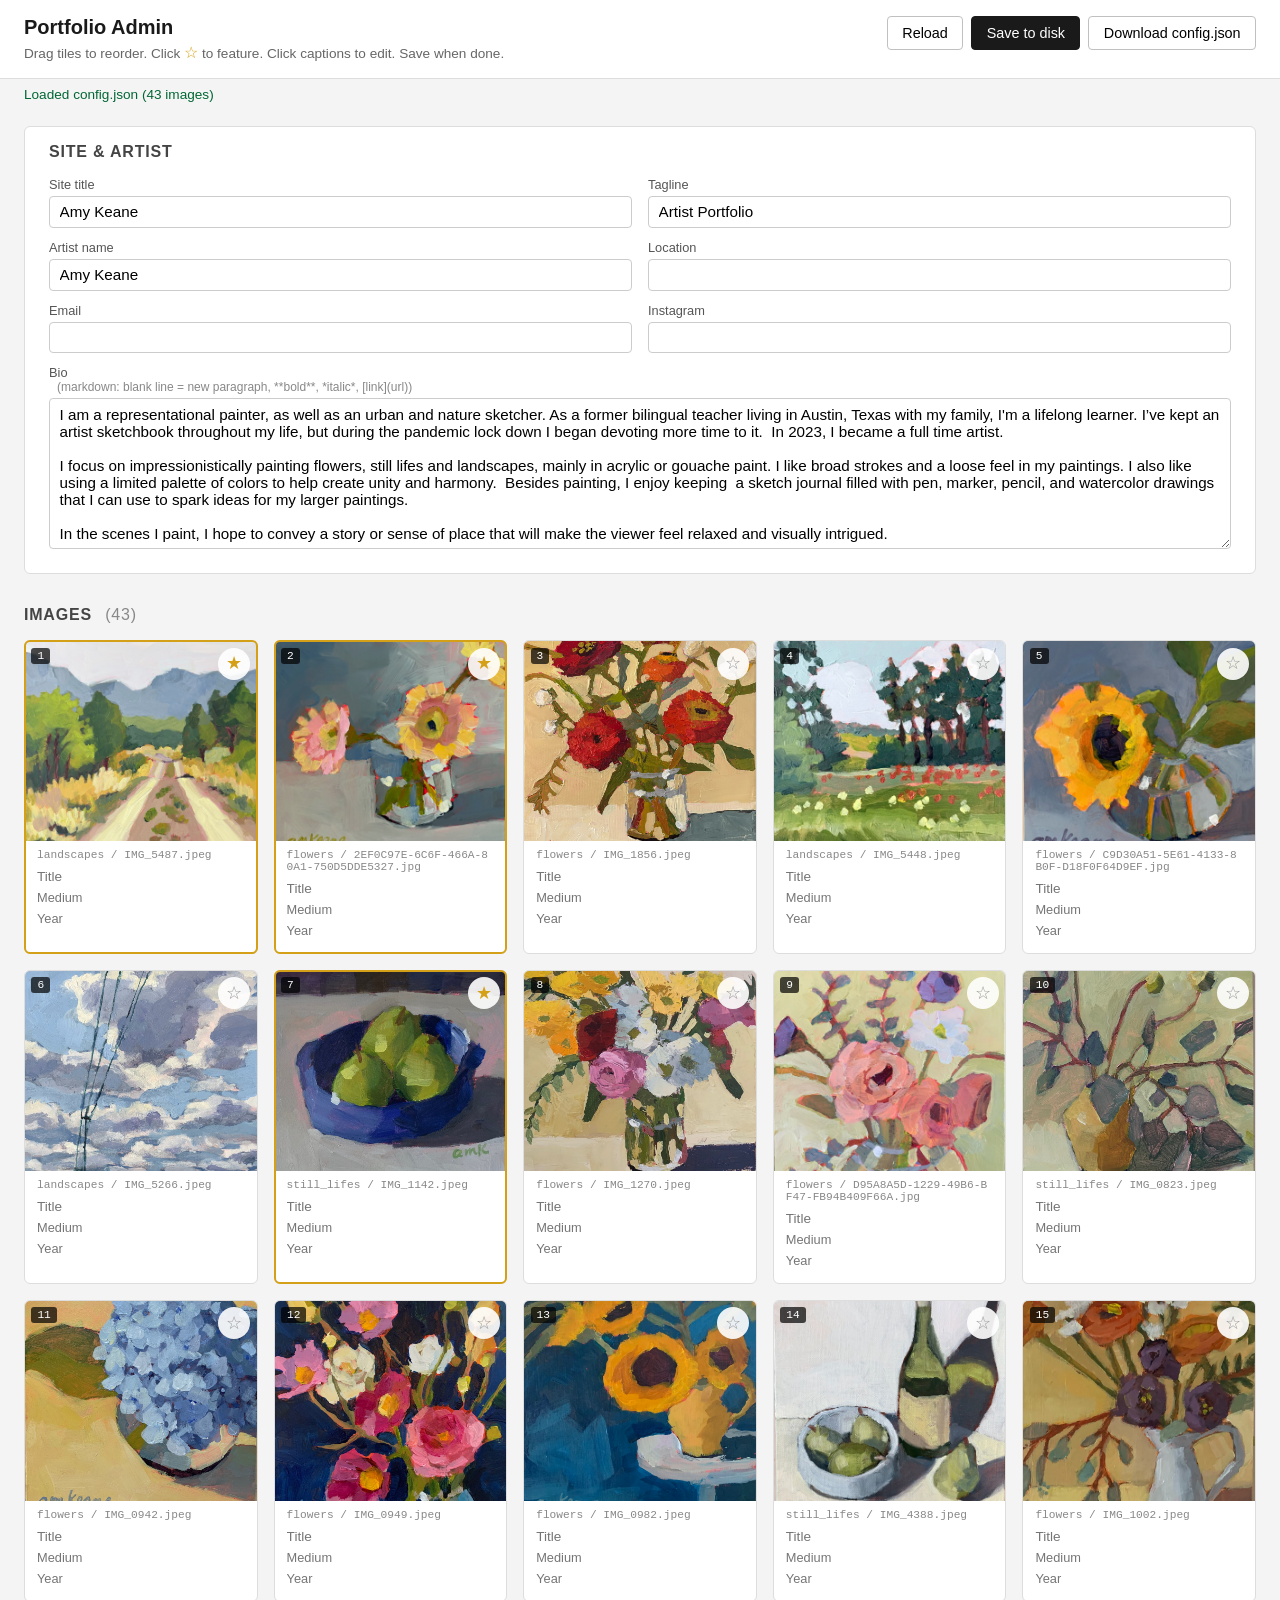
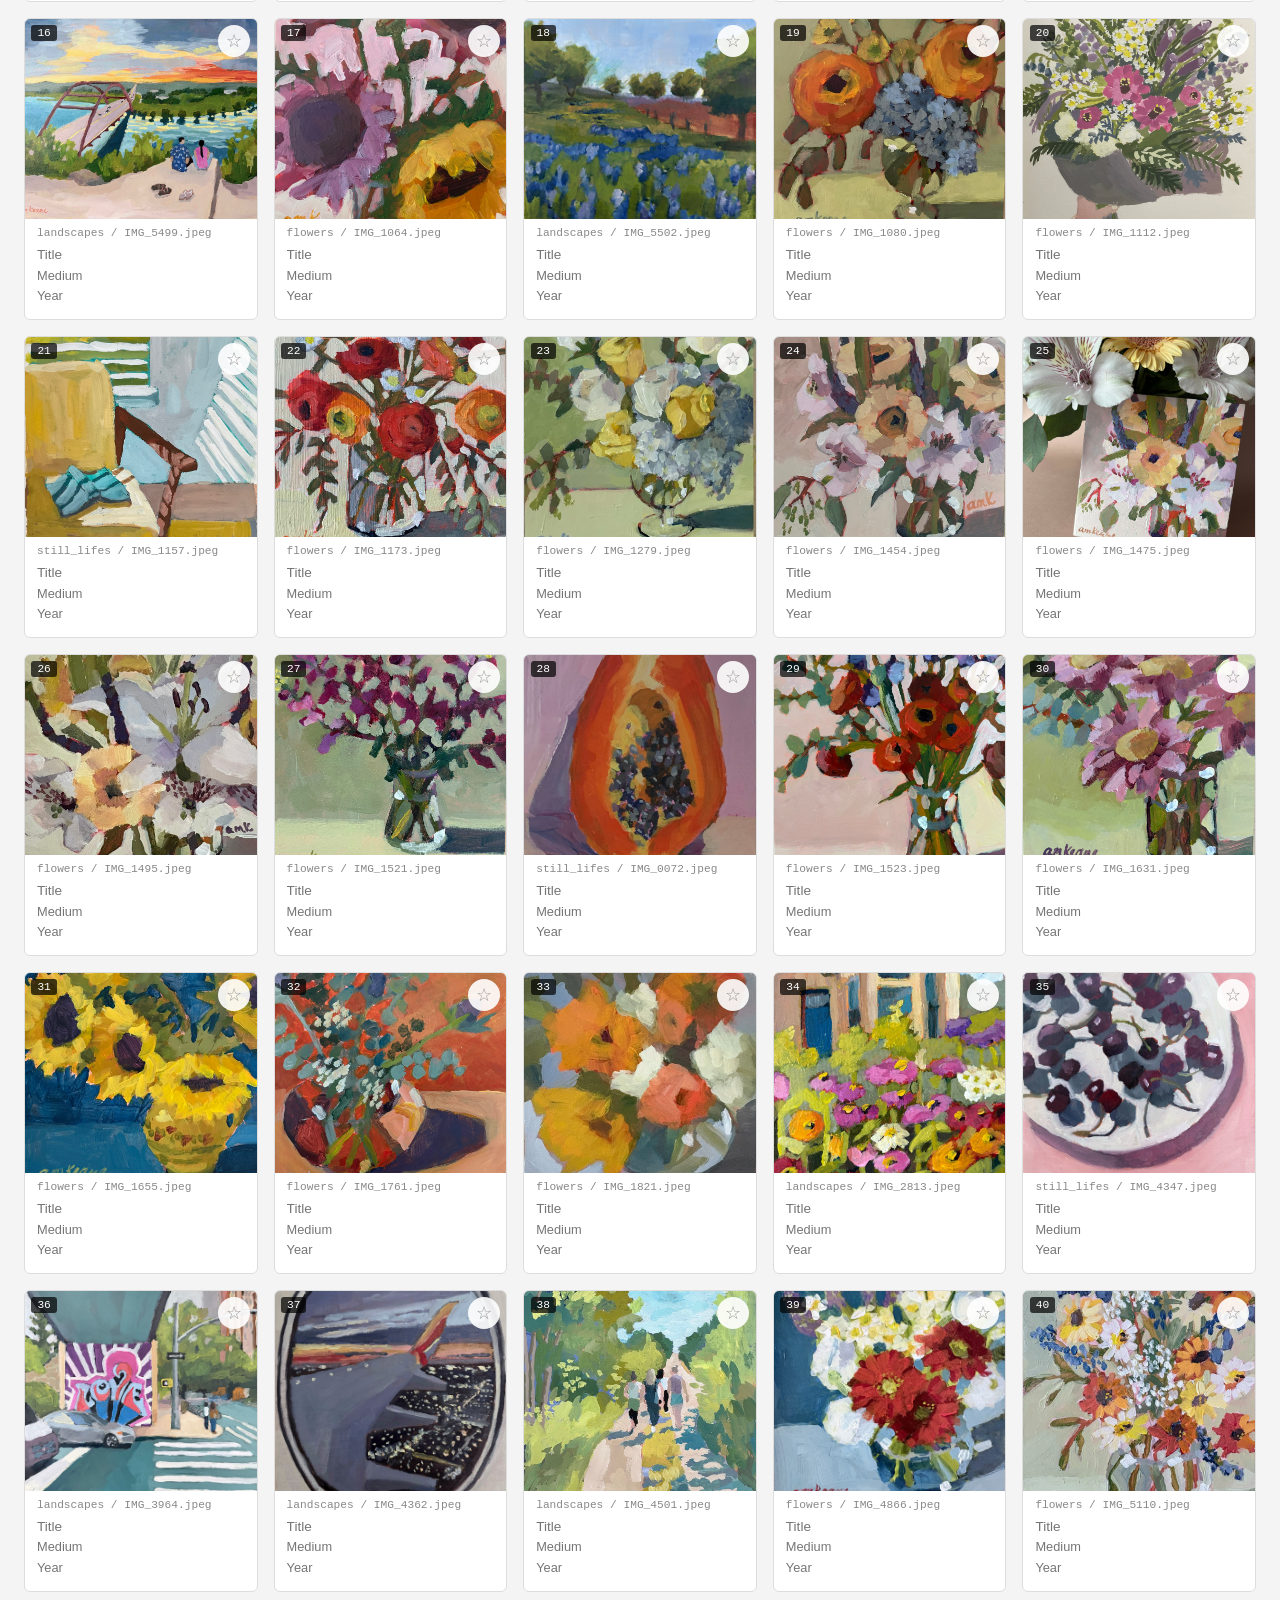
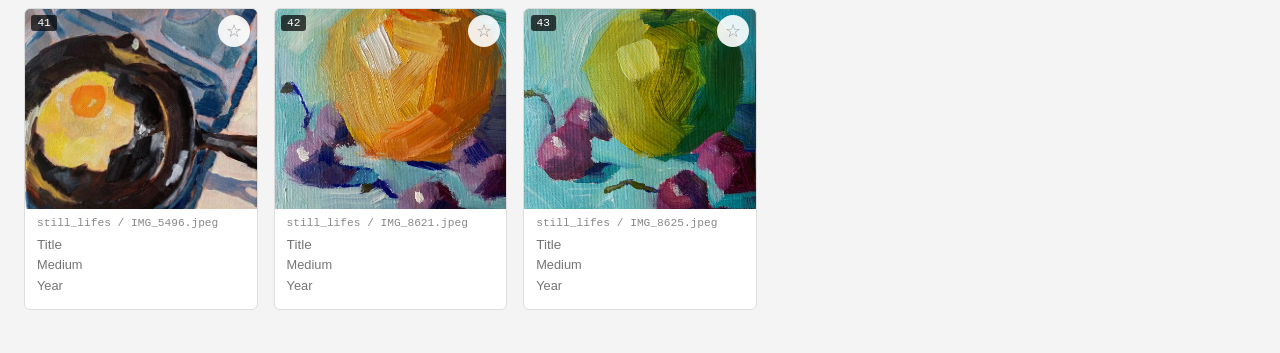
<file: admin.html>
<!DOCTYPE html>
<html lang="en">
<head>
  <meta charset="UTF-8">
  <meta name="viewport" content="width=device-width, initial-scale=1.0">
  <title>Admin — Amy Keane</title>
  <link rel="stylesheet" href="admin.css">
</head>
<body>
  <header class="admin-header">
    <div>
      <h1>Portfolio Admin</h1>
      <p class="hint">Drag tiles to reorder. Click <span class="star-demo">☆</span> to feature. Click captions to edit. Save when done.</p>
    </div>
    <div class="actions">
      <button id="reload-btn" type="button">Reload</button>
      <button id="save-btn" type="button" class="primary">Save to disk</button>
      <button id="download-btn" type="button">Download config.json</button>
    </div>
  </header>

  <div id="status" class="status"></div>

  <section class="meta-panel">
    <h2>Site &amp; Artist</h2>
    <div class="meta-grid">
      <label>Site title <input type="text" data-meta="site.title"></label>
      <label>Tagline <input type="text" data-meta="site.tagline"></label>
      <label>Artist name <input type="text" data-meta="artist.name"></label>
      <label>Location <input type="text" data-meta="artist.location"></label>
      <label>Email <input type="text" data-meta="artist.email"></label>
      <label>Instagram <input type="text" data-meta="artist.instagram"></label>
      <label class="full">Bio <span class="field-hint">(markdown: blank line = new paragraph, **bold**, *italic*, [link](url))</span><textarea data-meta="artist.bio" rows="8"></textarea></label>
    </div>
  </section>

  <section>
    <h2>Images <span class="count" id="count"></span></h2>
    <div id="tiles" class="tiles"></div>
  </section>

  <script src="admin.js"></script>
</body>
</html>
</file>
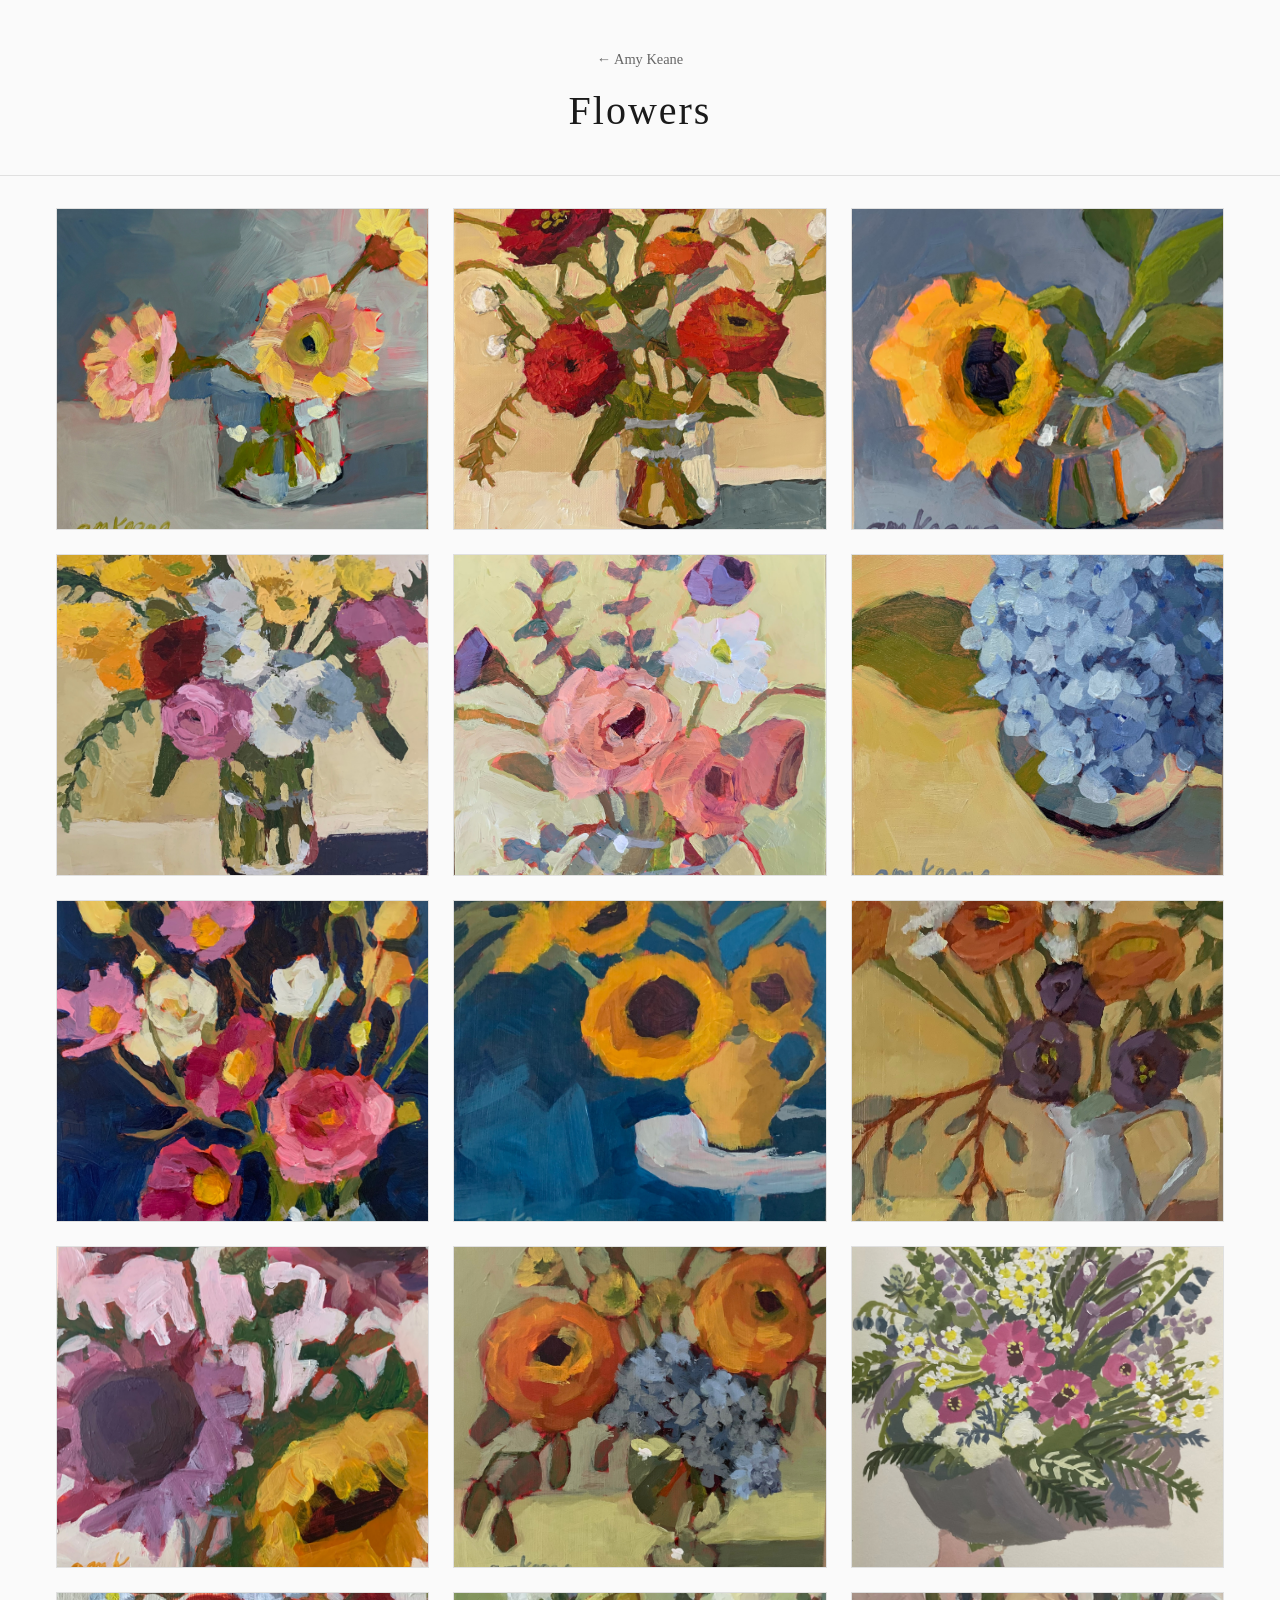
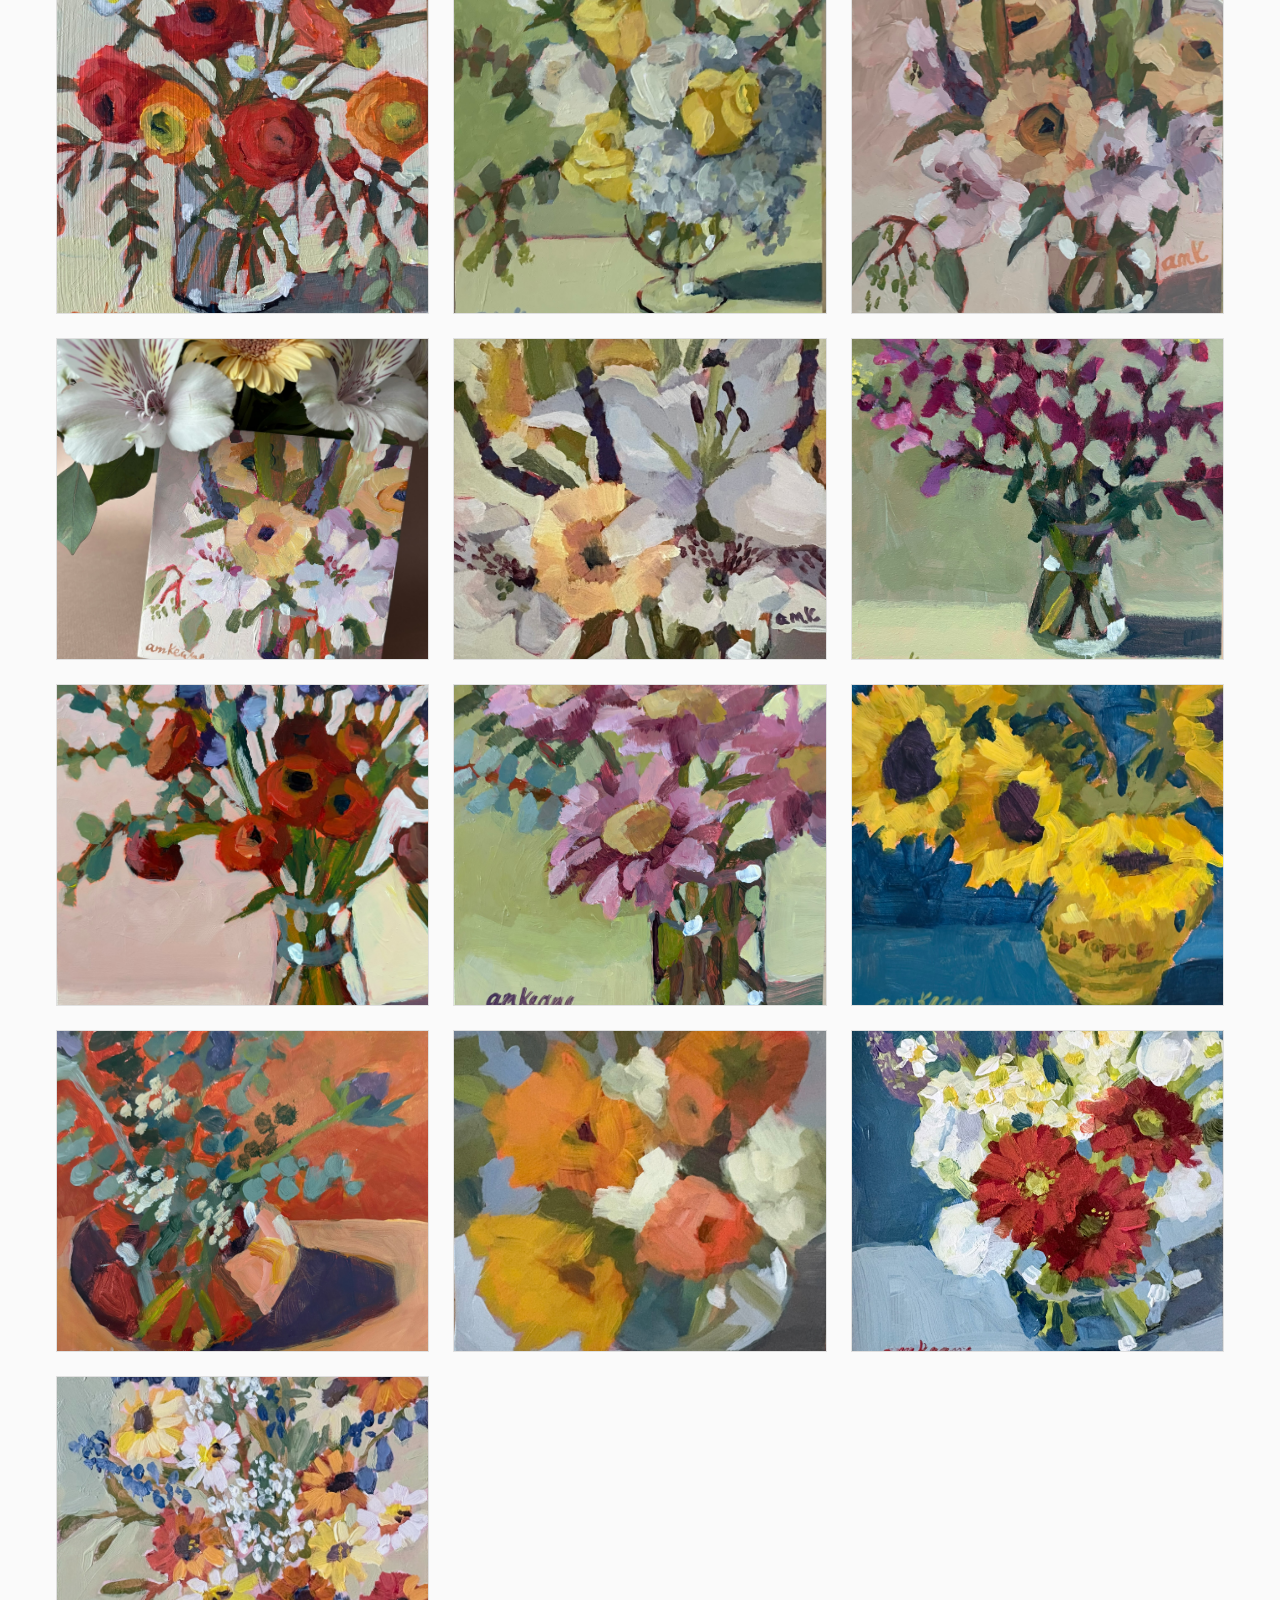
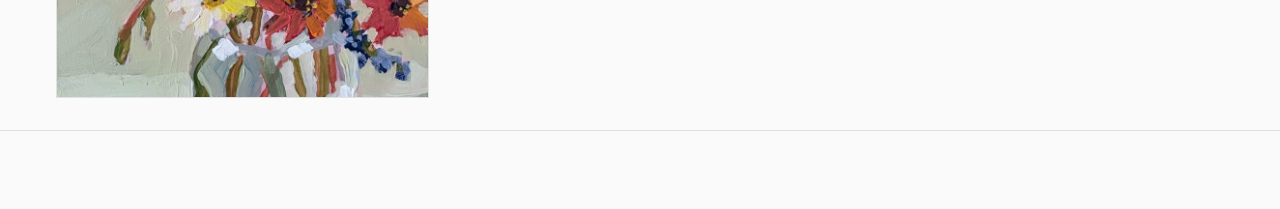
<file: flowers.html>
<!DOCTYPE html>
<html lang="en">
<head>
  <meta charset="UTF-8">
  <meta name="viewport" content="width=device-width, initial-scale=1.0">
  <title>Flowers — Amy Keane</title>
  <link rel="stylesheet" href="styles.css">
</head>
<body data-page="category" data-category="flowers" data-category-label="Flowers">
  <header>
    <p class="back-link"><a href="index.html">&larr; Amy Keane</a></p>
    <h1 id="category-title">Flowers</h1>
  </header>

  <main>
    <div class="gallery" id="gallery"></div>
  </main>

  <footer>
    <p id="footer-contact"></p>
  </footer>

  <div id="lightbox" class="lightbox" hidden>
    <button class="lightbox-close" aria-label="Close">&times;</button>
    <img id="lightbox-img" alt="">
    <div class="lightbox-caption" id="lightbox-caption"></div>
  </div>

  <script src="script.js"></script>
</body>
</html>
</file>
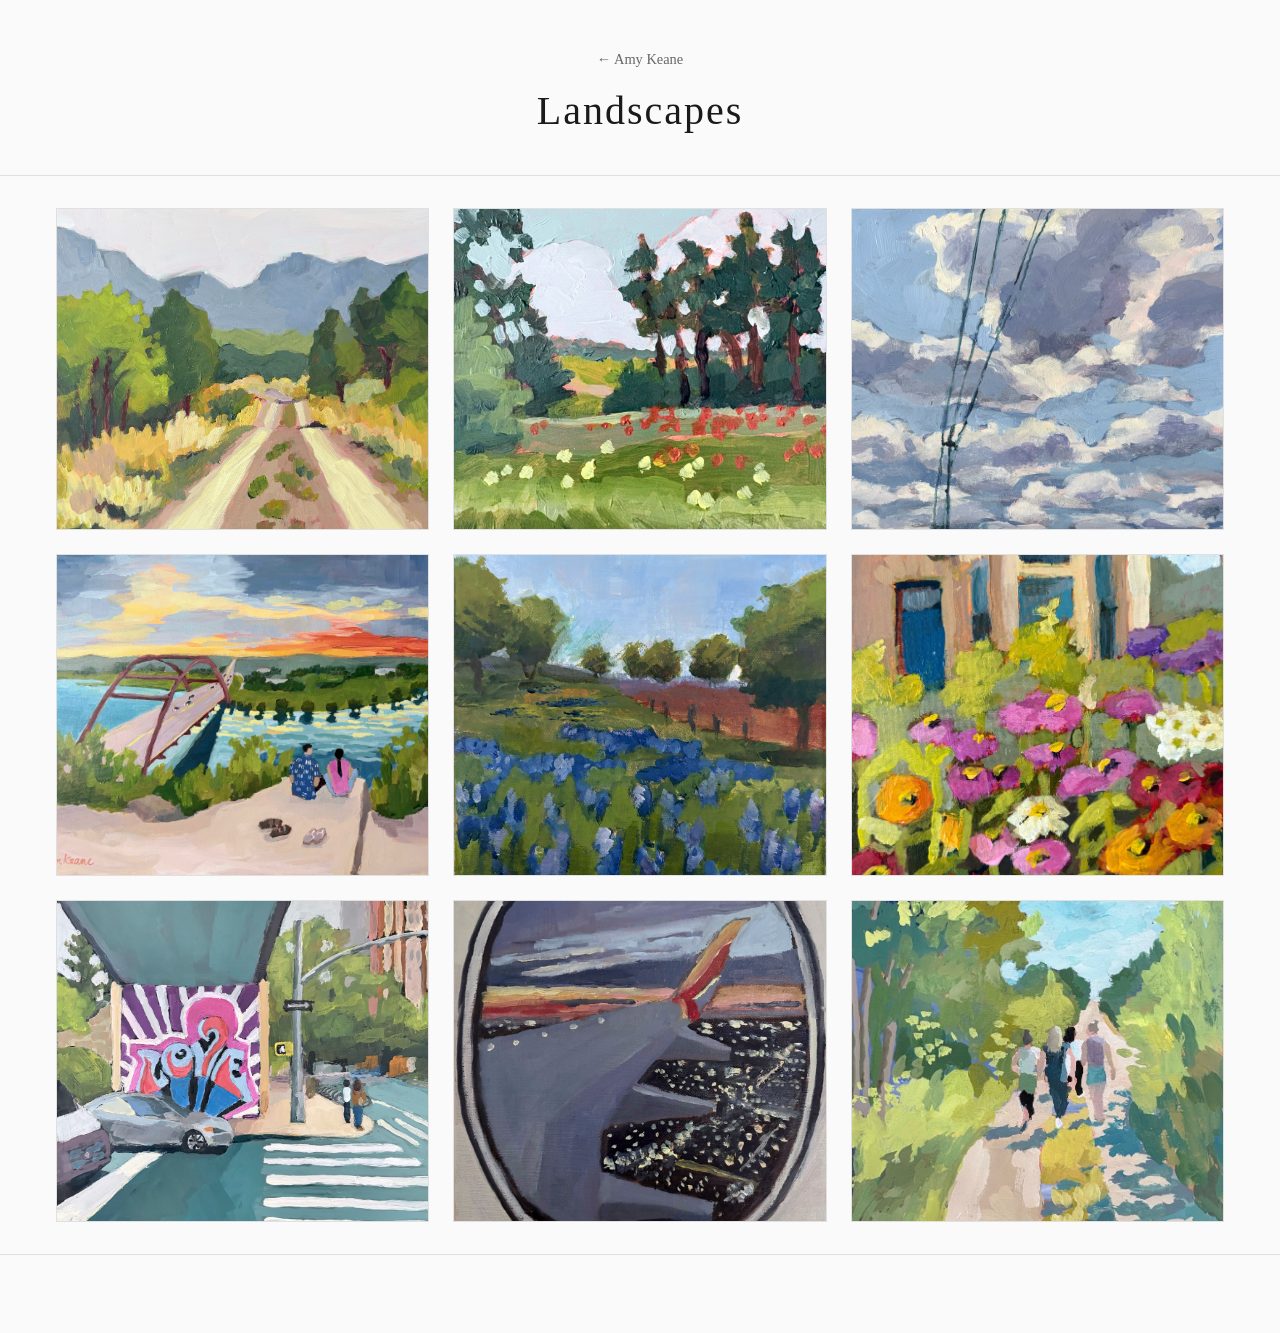
<file: landscapes.html>
<!DOCTYPE html>
<html lang="en">
<head>
  <meta charset="UTF-8">
  <meta name="viewport" content="width=device-width, initial-scale=1.0">
  <title>Landscapes — Amy Keane</title>
  <link rel="stylesheet" href="styles.css">
</head>
<body data-page="category" data-category="landscapes" data-category-label="Landscapes">
  <header>
    <p class="back-link"><a href="index.html">&larr; Amy Keane</a></p>
    <h1 id="category-title">Landscapes</h1>
  </header>

  <main>
    <div class="gallery" id="gallery"></div>
  </main>

  <footer>
    <p id="footer-contact"></p>
  </footer>

  <div id="lightbox" class="lightbox" hidden>
    <button class="lightbox-close" aria-label="Close">&times;</button>
    <img id="lightbox-img" alt="">
    <div class="lightbox-caption" id="lightbox-caption"></div>
  </div>

  <script src="script.js"></script>
</body>
</html>
</file>
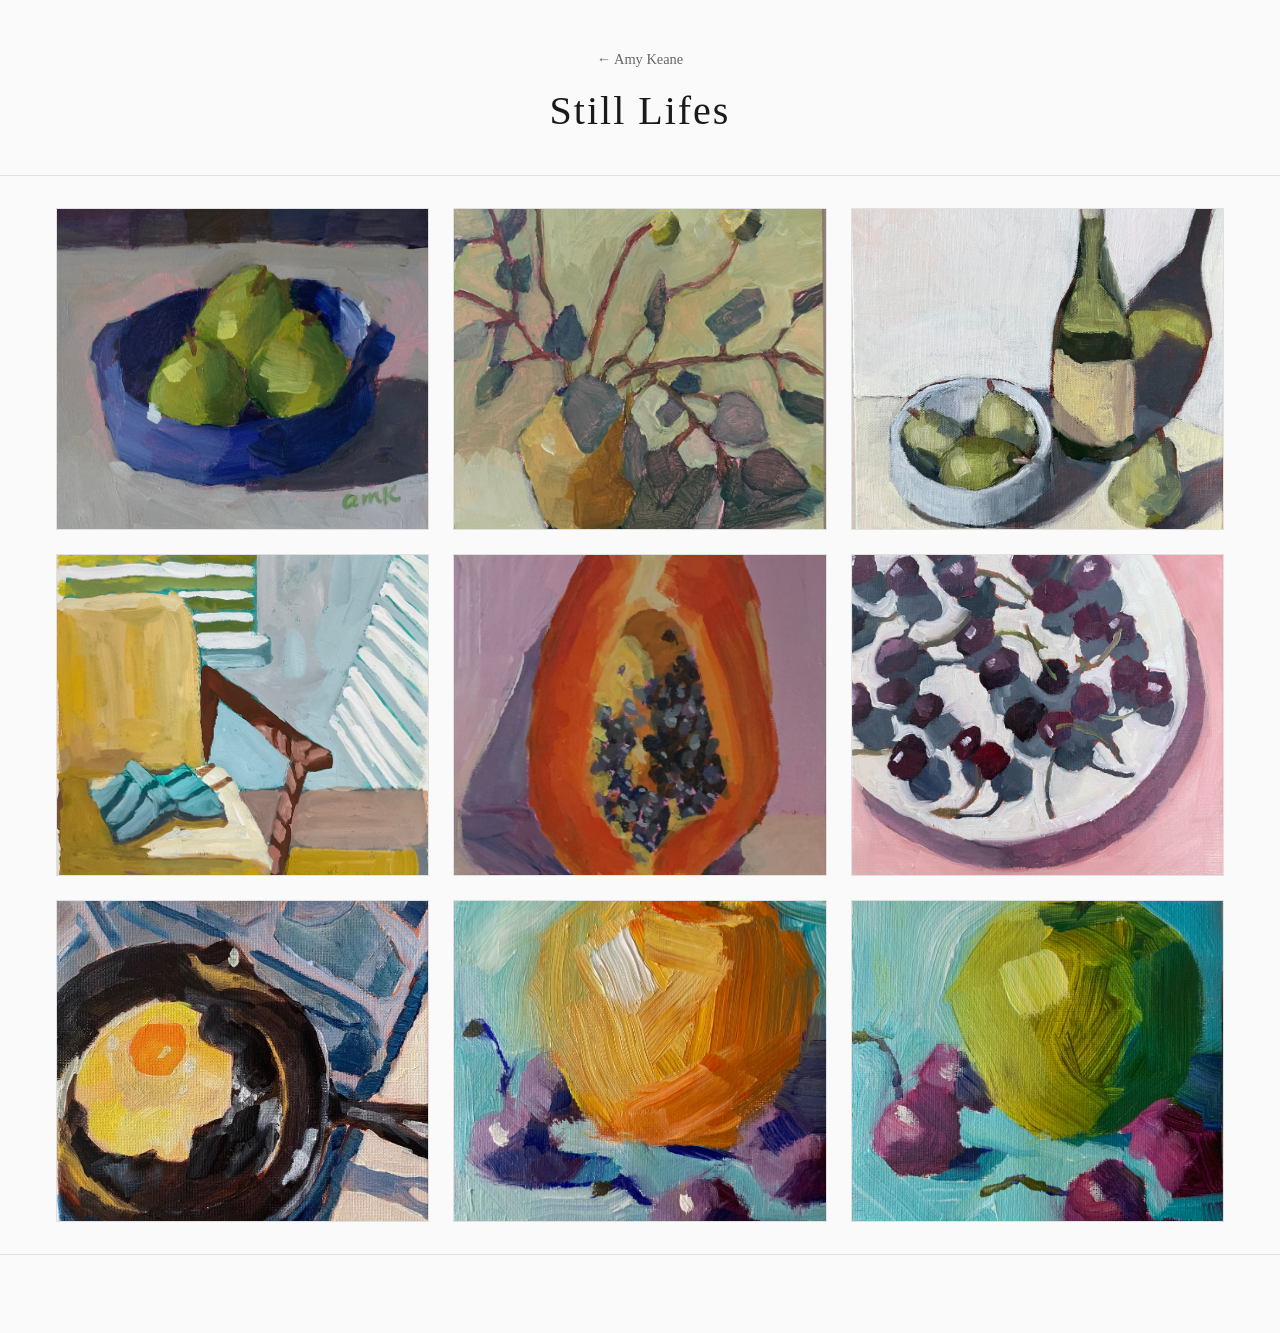
<file: still_lifes.html>
<!DOCTYPE html>
<html lang="en">
<head>
  <meta charset="UTF-8">
  <meta name="viewport" content="width=device-width, initial-scale=1.0">
  <title>Still Lifes — Amy Keane</title>
  <link rel="stylesheet" href="styles.css">
</head>
<body data-page="category" data-category="still_lifes" data-category-label="Still Lifes">
  <header>
    <p class="back-link"><a href="index.html">&larr; Amy Keane</a></p>
    <h1 id="category-title">Still Lifes</h1>
  </header>

  <main>
    <div class="gallery" id="gallery"></div>
  </main>

  <footer>
    <p id="footer-contact"></p>
  </footer>

  <div id="lightbox" class="lightbox" hidden>
    <button class="lightbox-close" aria-label="Close">&times;</button>
    <img id="lightbox-img" alt="">
    <div class="lightbox-caption" id="lightbox-caption"></div>
  </div>

  <script src="script.js"></script>
</body>
</html>
</file>
<file: admin.css>
* { box-sizing: border-box; }

body {
  margin: 0;
  font-family: -apple-system, BlinkMacSystemFont, "Segoe UI", sans-serif;
  background: #f4f4f5;
  color: #1a1a1a;
}

.admin-header {
  display: flex;
  justify-content: space-between;
  align-items: flex-start;
  gap: 1rem;
  padding: 1rem 1.5rem;
  background: #fff;
  border-bottom: 1px solid #ddd;
  position: sticky;
  top: 0;
  z-index: 10;
}

.admin-header h1 {
  margin: 0;
  font-size: 1.25rem;
}

.hint {
  margin: 0.25rem 0 0;
  color: #666;
  font-size: 0.85rem;
}

.star-demo { color: #d4a017; font-size: 1rem; }

.actions {
  display: flex;
  gap: 0.5rem;
  flex-shrink: 0;
}

button {
  padding: 0.5rem 0.9rem;
  border: 1px solid #c0c0c0;
  background: #fff;
  cursor: pointer;
  border-radius: 4px;
  font-size: 0.9rem;
}

button:hover { background: #f0f0f0; }

button.primary {
  background: #1a1a1a;
  color: #fff;
  border-color: #1a1a1a;
}

button.primary:hover { background: #333; }

.status {
  padding: 0.5rem 1.5rem;
  font-size: 0.85rem;
  min-height: 1.5rem;
}

.status.error { color: #b00020; }
.status.success { color: #006633; }

section {
  padding: 1rem 1.5rem 2rem;
}

h2 {
  font-size: 1rem;
  text-transform: uppercase;
  letter-spacing: 0.05em;
  color: #444;
  margin: 0 0 1rem;
}

.count {
  color: #888;
  font-weight: normal;
  text-transform: none;
  margin-left: 0.5rem;
}

.meta-panel {
  background: #fff;
  border: 1px solid #ddd;
  border-radius: 6px;
  margin: 1rem 1.5rem;
  padding: 1rem 1.5rem 1.5rem;
}

.meta-grid {
  display: grid;
  grid-template-columns: 1fr 1fr;
  gap: 0.75rem 1rem;
}

.meta-grid label {
  display: flex;
  flex-direction: column;
  font-size: 0.8rem;
  color: #555;
}

.meta-grid label.full { grid-column: 1 / -1; }

.field-hint {
  color: #888;
  font-weight: normal;
  font-size: 0.75rem;
  margin-left: 0.5rem;
}

.meta-grid input,
.meta-grid textarea {
  margin-top: 0.25rem;
  padding: 0.4rem 0.6rem;
  border: 1px solid #ccc;
  border-radius: 4px;
  font-size: 0.95rem;
  font-family: inherit;
}

.tiles {
  display: grid;
  grid-template-columns: repeat(auto-fill, minmax(220px, 1fr));
  gap: 1rem;
}

.tile {
  background: #fff;
  border: 1px solid #ddd;
  border-radius: 6px;
  overflow: hidden;
  cursor: grab;
  position: relative;
  transition: transform 0.15s ease, box-shadow 0.15s ease;
}

.tile.dragging {
  opacity: 0.4;
}

.tile.drop-target {
  outline: 3px solid #1a1a1a;
  outline-offset: -3px;
}

.tile-img {
  width: 100%;
  height: 200px;
  object-fit: cover;
  display: block;
  background: #eee;
  pointer-events: none;
}

.tile-body {
  padding: 0.5rem 0.75rem 0.75rem;
}

.tile-filename {
  font-size: 0.7rem;
  color: #888;
  font-family: ui-monospace, monospace;
  margin-bottom: 0.35rem;
  word-break: break-all;
}

.tile-field {
  width: 100%;
  border: none;
  border-bottom: 1px dashed transparent;
  padding: 0.15rem 0;
  font-size: 0.85rem;
  font-family: inherit;
  background: transparent;
}

.tile-field:hover {
  border-bottom-color: #ccc;
}

.tile-field:focus {
  outline: none;
  border-bottom-color: #1a1a1a;
  background: #fafafa;
}

.tile-field.title { font-weight: 500; }
.tile-field.meta { color: #666; font-size: 0.8rem; }

.featured-toggle {
  position: absolute;
  top: 0.4rem;
  right: 0.4rem;
  background: rgba(255,255,255,0.9);
  border: none;
  width: 32px;
  height: 32px;
  border-radius: 50%;
  cursor: pointer;
  font-size: 1.1rem;
  color: #999;
  display: flex;
  align-items: center;
  justify-content: center;
  padding: 0;
}

.featured-toggle:hover { background: #fff; }

.featured-toggle.active {
  color: #d4a017;
}

.tile.featured {
  outline: 2px solid #d4a017;
  outline-offset: -2px;
}

.position-badge {
  position: absolute;
  top: 0.4rem;
  left: 0.4rem;
  background: rgba(0,0,0,0.7);
  color: #fff;
  font-size: 0.7rem;
  padding: 2px 6px;
  border-radius: 3px;
  font-family: ui-monospace, monospace;
}

@media (max-width: 700px) {
  .admin-header { flex-direction: column; }
  .meta-grid { grid-template-columns: 1fr; }
}
</file>
<file: styles.css>
:root {
  --bg: #fafafa;
  --fg: #1a1a1a;
  --muted: #666;
  --accent: #1a1a1a;
  --border: #e0e0e0;
}

* { box-sizing: border-box; }

[hidden] { display: none !important; }

body {
  margin: 0;
  font-family: Georgia, 'Times New Roman', serif;
  background: var(--bg);
  color: var(--fg);
  line-height: 1.6;
}

header {
  text-align: center;
  padding: 3rem 1rem 2rem;
  border-bottom: 1px solid var(--border);
}

header h1 {
  margin: 0;
  font-size: 2.5rem;
  font-weight: 400;
  letter-spacing: 0.05em;
}

header p {
  margin: 0.5rem 0 0;
  color: var(--muted);
  font-style: italic;
}

main {
  max-width: 1200px;
  margin: 0 auto;
  padding: 2rem 1rem;
}

section {
  margin-bottom: 3rem;
}

h2 {
  font-weight: 400;
  font-size: 1.5rem;
  letter-spacing: 0.05em;
  border-bottom: 1px solid var(--border);
  padding-bottom: 0.5rem;
  margin-bottom: 1.5rem;
}

.gallery {
  display: grid;
  grid-template-columns: repeat(auto-fill, minmax(280px, 1fr));
  gap: 1.5rem;
}

.hero-grid {
  display: grid;
  grid-template-columns: repeat(3, 1fr);
  gap: 1.5rem;
  margin-bottom: 3rem;
}

.hero-card {
  display: block;
  text-decoration: none;
  color: inherit;
  background: #fff;
  border: 1px solid var(--border);
  overflow: hidden;
  transition: transform 0.2s ease, box-shadow 0.2s ease;
}

.hero-card:hover {
  transform: translateY(-3px);
  box-shadow: 0 6px 18px rgba(0,0,0,0.1);
}

.hero-img-wrap {
  overflow: hidden;
}

.hero-card img {
  display: block;
  width: 100%;
  height: 340px;
  object-fit: cover;
  transition: transform 0.4s ease;
}

.hero-card:hover img {
  transform: scale(1.03);
}

.hero-label {
  margin: 0;
  text-align: center;
  padding: 1rem;
  font-size: 1.3rem;
  font-weight: 400;
  letter-spacing: 0.08em;
  border: none;
}

.back-link {
  margin: 0 0 0.5rem;
  font-size: 0.9rem;
  font-style: normal;
}

.back-link a {
  color: var(--muted);
  text-decoration: none;
}

.back-link a:hover {
  color: var(--fg);
}

.tile {
  cursor: pointer;
  overflow: hidden;
  background: #fff;
  border: 1px solid var(--border);
  transition: transform 0.2s ease, box-shadow 0.2s ease;
}

.tile:hover {
  transform: translateY(-2px);
  box-shadow: 0 4px 12px rgba(0,0,0,0.08);
}

.tile img {
  display: block;
  width: 100%;
  height: 320px;
  object-fit: cover;
}

.tile-caption {
  padding: 0.75rem 1rem;
  font-size: 0.9rem;
}

.tile-caption .title {
  font-style: italic;
}

.tile-caption .meta {
  color: var(--muted);
  font-size: 0.8rem;
}

footer {
  text-align: center;
  padding: 2rem 1rem;
  border-top: 1px solid var(--border);
  color: var(--muted);
  font-size: 0.9rem;
}

.lightbox {
  position: fixed;
  inset: 0;
  background: rgba(0,0,0,0.92);
  display: flex;
  flex-direction: column;
  align-items: center;
  justify-content: center;
  z-index: 1000;
  padding: 2rem;
}

.lightbox img {
  max-width: 95%;
  max-height: 85vh;
  object-fit: contain;
}

.lightbox-caption {
  color: #fff;
  margin-top: 1rem;
  text-align: center;
  font-style: italic;
}

.lightbox-close {
  position: absolute;
  top: 1rem;
  right: 1.5rem;
  background: none;
  border: none;
  color: #fff;
  font-size: 2.5rem;
  cursor: pointer;
  line-height: 1;
}

@media (max-width: 900px) {
  .hero-grid { grid-template-columns: 1fr; }
  .hero-card img { height: 280px; }
}

@media (max-width: 600px) {
  header h1 { font-size: 1.8rem; }
  .gallery { grid-template-columns: 1fr; }
  .tile img { height: 280px; }
  main { padding: 1rem; }
}
</file>
